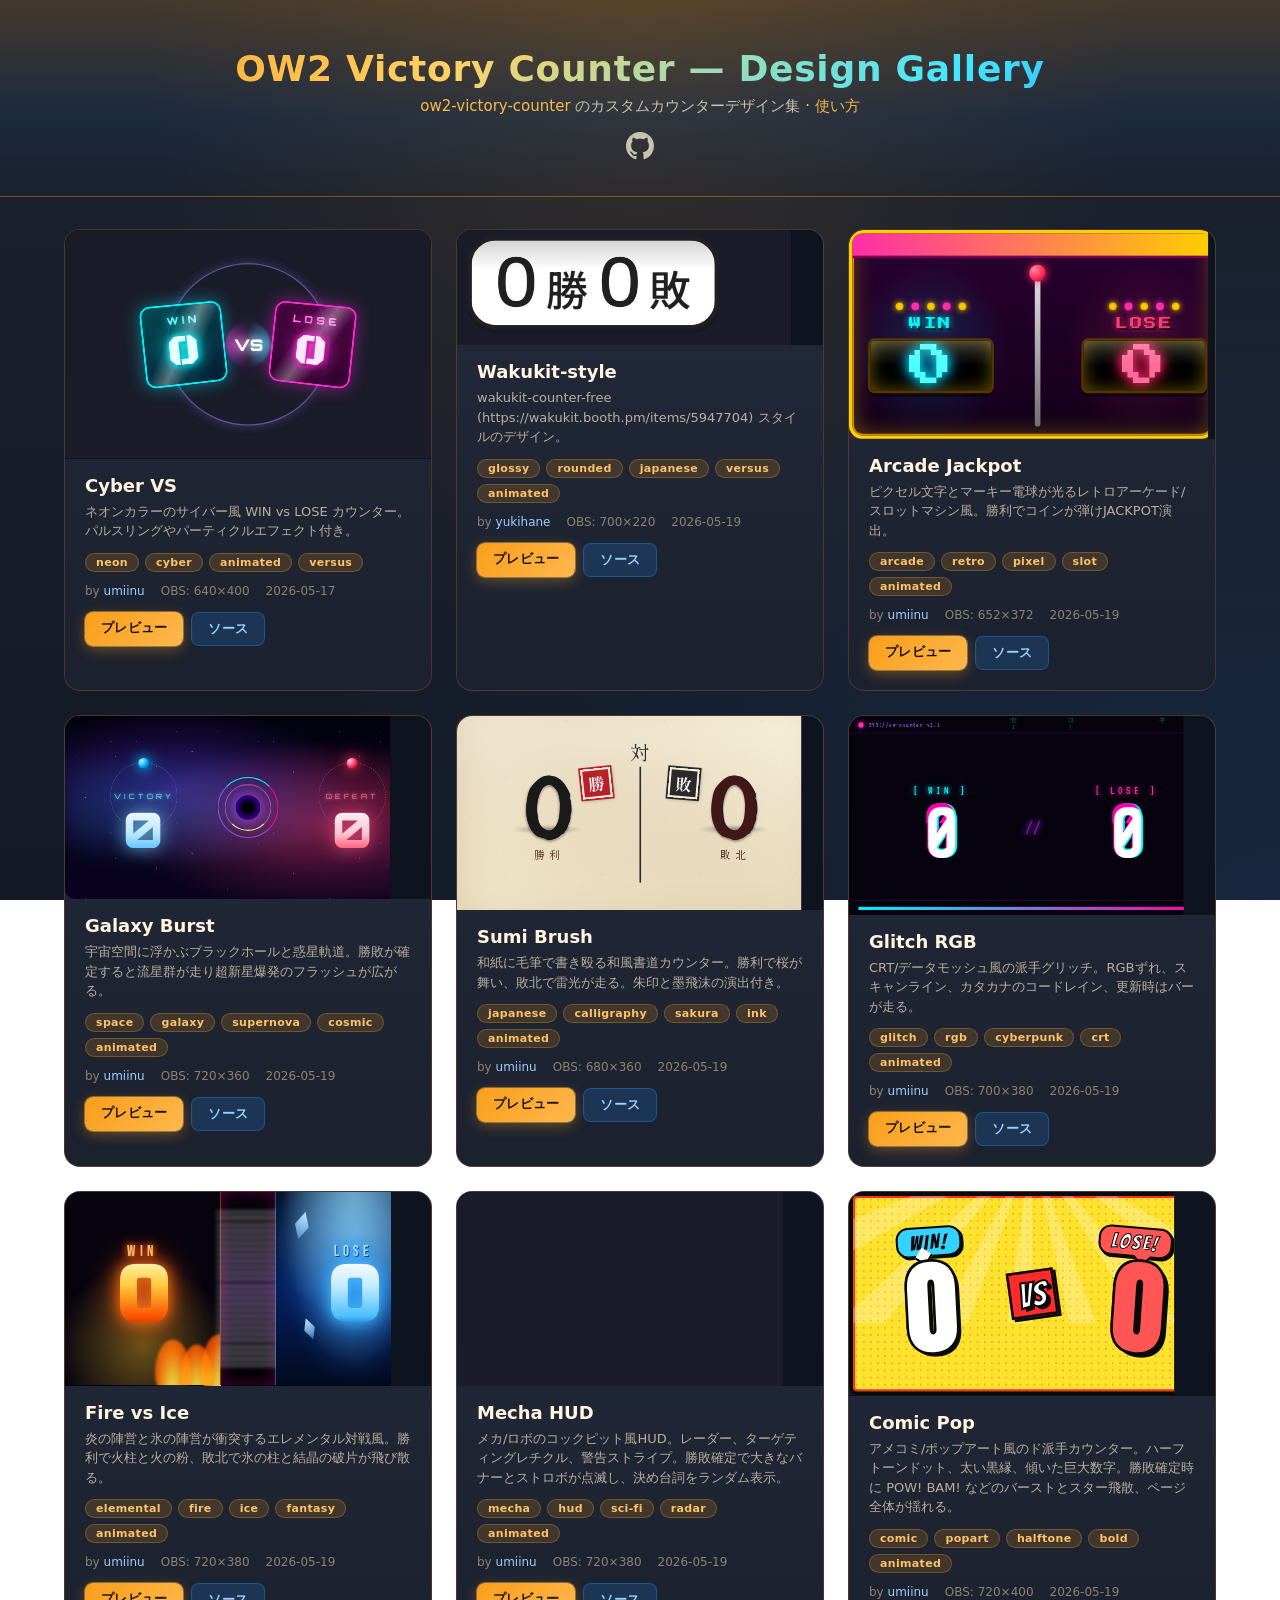
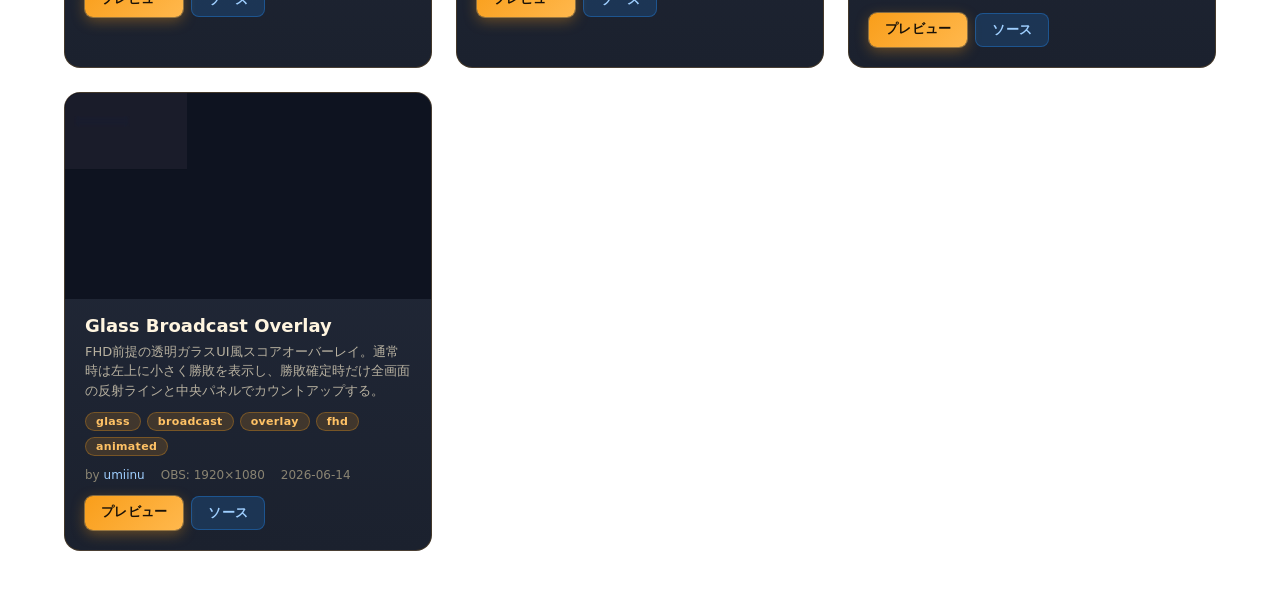
<file: index.html>
<!DOCTYPE html>
<html lang="ja">
<head>
  <meta charset="UTF-8" />
  <meta name="viewport" content="width=device-width, initial-scale=1.0" />
  <title>OW2 Victory Counter — Design Gallery</title>
  <style>
    *,
    *::before,
    *::after {
      box-sizing: border-box;
    }

    body {
      margin: 0;
      font-family: "Segoe UI", system-ui, -apple-system, sans-serif;
      background:
        radial-gradient(ellipse at top, rgba(249, 158, 26, 0.12), transparent 55%),
        radial-gradient(ellipse at bottom right, rgba(33, 143, 254, 0.12), transparent 55%),
        linear-gradient(180deg, #1c2230 0%, #141925 100%);
      background-attachment: fixed;
      color: #f0e9d6;
      min-height: 100vh;
    }

    .header {
      padding: 48px 24px 32px;
      text-align: center;
      background: linear-gradient(180deg, rgba(249, 158, 26, 0.18) 0%, rgba(33, 143, 254, 0.08) 60%, transparent 100%);
      border-bottom: 1px solid rgba(249, 158, 26, 0.25);
    }

    .header h1 {
      margin: 0 0 8px;
      font-size: clamp(24px, 4vw, 36px);
      font-weight: 700;
      letter-spacing: 0.02em;
      background: linear-gradient(135deg, #f99e1a 0%, #ffd166 35%, #44e7ff 75%, #218ffe 100%);
      -webkit-background-clip: text;
      -webkit-text-fill-color: transparent;
      background-clip: text;
    }

    .header p {
      margin: 0;
      font-size: 15px;
      color: #c9c2af;
    }

    .header a {
      color: #f9b94a;
      text-decoration: none;
    }

    .header a:hover {
      text-decoration: underline;
      color: #ffd166;
    }

    .header .github-link {
      display: inline-flex;
      align-items: center;
      justify-content: center;
      margin-top: 16px;
      color: #c9c2af;
      text-decoration: none;
      transition: color 0.2s;
    }

    .header .github-link:hover {
      color: #f99e1a;
      text-decoration: none;
    }

    .header .github-link svg {
      width: 28px;
      height: 28px;
    }

    .gallery {
      display: grid;
      grid-template-columns: repeat(auto-fill, minmax(340px, 1fr));
      gap: 24px;
      padding: 32px 24px 64px;
      max-width: 1200px;
      margin: 0 auto;
    }

    .card {
      position: relative;
      border-radius: 16px;
      overflow: hidden;
      background: linear-gradient(180deg, #232a3a 0%, #1b212e 100%);
      border: 1px solid rgba(249, 158, 26, 0.18);
      transition: transform 0.2s, box-shadow 0.2s, border-color 0.2s;
    }

    .card:hover {
      transform: translateY(-4px);
      box-shadow: 0 14px 44px rgba(0, 0, 0, 0.55), 0 0 24px rgba(249, 158, 26, 0.2);
      border-color: rgba(249, 158, 26, 0.5);
    }

    .card-preview {
      position: relative;
      width: 100%;
      background: #0e1320;
      overflow: hidden;
    }

    .card-preview iframe {
      width: 640px;
      height: 400px;
      border: none;
      pointer-events: none;
      transform-origin: top left;
    }

    .card-preview .no-screenshot {
      display: grid;
      place-items: center;
      width: 100%;
      height: 100%;
      font-size: 14px;
      color: #6a7080;
    }

    .card-body {
      padding: 16px 20px 20px;
    }

    .card-name {
      margin: 0 0 6px;
      font-size: 18px;
      font-weight: 700;
      color: #fff5e0;
    }

    .card-desc {
      margin: 0 0 12px;
      font-size: 13px;
      color: #b8b1a0;
      line-height: 1.5;
    }

    .card-tags {
      display: flex;
      flex-wrap: wrap;
      gap: 6px;
      margin-bottom: 12px;
    }

    .tag {
      padding: 2px 10px;
      border-radius: 99px;
      font-size: 11px;
      font-weight: 600;
      background: rgba(249, 158, 26, 0.16);
      color: #ffc265;
      letter-spacing: 0.03em;
      border: 1px solid rgba(249, 158, 26, 0.3);
    }

    .card-meta {
      display: flex;
      gap: 16px;
      font-size: 12px;
      color: #8a8472;
    }

    .card-actions {
      display: flex;
      gap: 8px;
      margin-top: 14px;
    }

    .btn {
      padding: 7px 16px;
      border: none;
      border-radius: 8px;
      font-size: 13px;
      font-weight: 700;
      cursor: pointer;
      text-decoration: none;
      transition: opacity 0.15s, transform 0.1s, box-shadow 0.2s;
      letter-spacing: 0.02em;
    }

    .btn:hover {
      opacity: 0.92;
      transform: translateY(-1px);
    }

    .btn-preview {
      background: linear-gradient(135deg, #f99e1a 0%, #ffb84d 100%);
      color: #1a1208;
      box-shadow: 0 0 0 1px rgba(255, 200, 100, 0.4), 0 4px 14px rgba(249, 158, 26, 0.35);
    }

    .btn-preview:hover {
      box-shadow: 0 0 0 1px rgba(255, 200, 100, 0.6), 0 6px 18px rgba(249, 158, 26, 0.55);
    }

    .btn-source {
      background: rgba(33, 143, 254, 0.18);
      color: #9fcfff;
      border: 1px solid rgba(33, 143, 254, 0.35);
    }

    .btn-source:hover {
      background: rgba(33, 143, 254, 0.3);
    }

    .loading,
    .error {
      text-align: center;
      padding: 64px 24px;
      color: #8a8472;
    }

    .error {
      color: #ff8a6b;
    }
  </style>
</head>
<body>
  <div class="header">
    <h1>OW2 Victory Counter — Design Gallery</h1>
    <p>
      <a href="https://github.com/ow-utils/ow2-victory-counter">ow2-victory-counter</a>
      のカスタムカウンターデザイン集 ·
      <a href="https://github.com/ow-utils/ow-counter-gallery#使い方" target="_blank" rel="noopener noreferrer">使い方</a>
    </p>
    <a class="github-link" href="https://github.com/ow-utils/ow-counter-gallery" target="_blank" rel="noopener noreferrer" aria-label="GitHubリポジトリ">
      <svg viewBox="0 0 16 16" fill="currentColor" aria-hidden="true">
        <path d="M8 0C3.58 0 0 3.58 0 8c0 3.54 2.29 6.53 5.47 7.59.4.07.55-.17.55-.38 0-.19-.01-.82-.01-1.49-2.01.37-2.53-.49-2.69-.94-.09-.23-.48-.94-.82-1.13-.28-.15-.68-.52-.01-.53.63-.01 1.08.58 1.23.82.72 1.21 1.87.87 2.33.66.07-.52.28-.87.51-1.07-1.78-.2-3.64-.89-3.64-3.95 0-.87.31-1.59.82-2.15-.08-.2-.36-1.02.08-2.12 0 0 .67-.21 2.2.82.64-.18 1.32-.27 2-.27.68 0 1.36.09 2 .27 1.53-1.04 2.2-.82 2.2-.82.44 1.1.16 1.92.08 2.12.51.56.82 1.27.82 2.15 0 3.07-1.87 3.75-3.65 3.95.29.25.54.73.54 1.48 0 1.07-.01 1.93-.01 2.2 0 .21.15.46.55.38A8.013 8.013 0 0016 8c0-4.42-3.58-8-8-8z"/>
      </svg>
    </a>
  </div>

  <div class="gallery" id="gallery">
    <div class="loading">読み込み中...</div>
  </div>

  <script>
    const gallery = document.getElementById("gallery");

    async function loadGallery() {
      try {
        const res = await fetch("designs/index.json");
        if (!res.ok) throw new Error("index.json の読み込みに失敗しました");
        const slugs = await res.json();

        const designs = await Promise.all(
          slugs.map(async (slug) => {
            const metaRes = await fetch(`designs/${slug}/metadata.json`);
            if (!metaRes.ok) return null;
            const meta = await metaRes.json();
            meta.slug = slug;
            return meta;
          })
        );

        gallery.innerHTML = "";

        const valid = designs.filter(Boolean);
        if (valid.length === 0) {
          gallery.innerHTML = '<div class="loading">デザインがまだありません</div>';
          return;
        }

        for (const design of valid) {
          gallery.appendChild(createCard(design));
        }
      } catch (e) {
        gallery.innerHTML = `<div class="error">${e.message}</div>`;
      }
    }

    function createCard(design) {
      const card = document.createElement("div");
      card.className = "card";

      const tagsHtml = (design.tags || [])
        .map((t) => `<span class="tag">${esc(t)}</span>`)
        .join("");

      const obsSize = design.obs_size
        ? `${design.obs_size.width}×${design.obs_size.height}`
        : "";

      const iframeW = (design.obs_size && design.obs_size.width) || 640;
      const iframeH = (design.obs_size && design.obs_size.height) || 400;

      card.innerHTML = `
        <div class="card-preview" data-iframe-w="${iframeW}" data-iframe-h="${iframeH}">
          <iframe src="designs/preview.html?design=${design.slug}&embed" loading="lazy" sandbox="allow-scripts allow-same-origin" width="${iframeW}" height="${iframeH}"></iframe>
        </div>
        <div class="card-body">
          <h2 class="card-name">${esc(design.name)}</h2>
          <p class="card-desc">${esc(design.description || "")}</p>
          ${tagsHtml ? `<div class="card-tags">${tagsHtml}</div>` : ""}
          <div class="card-meta">
            ${design.author ? `<span>by ${design.author_url ? `<a href="${esc(design.author_url)}" target="_blank" rel="noopener noreferrer" style="color:#9fcfff;text-decoration:none;">${esc(design.author)}</a>` : esc(design.author)}</span>` : ""}
            ${obsSize ? `<span>OBS: ${obsSize}</span>` : ""}
            ${design.created ? `<span>${esc(design.created)}</span>` : ""}
          </div>
          <div class="card-actions">
            <a class="btn btn-preview" href="designs/preview.html?design=${design.slug}" target="_blank">プレビュー</a>
            <a class="btn btn-source" href="https://github.com/ow-utils/ow-counter-gallery/tree/main/designs/${design.slug}" target="_blank">ソース</a>
          </div>
        </div>
      `;

      return card;
    }

    function esc(str) {
      const d = document.createElement("div");
      d.textContent = str;
      return d.innerHTML;
    }

    function scaleIframes() {
      document.querySelectorAll(".card-preview").forEach((container) => {
        const iframe = container.querySelector("iframe");
        if (!iframe) return;
        const iframeW = Number(container.dataset.iframeW) || 640;
        const iframeH = Number(container.dataset.iframeH) || 400;
        const scale = container.clientWidth / iframeW;
        iframe.style.transform = `scale(${scale})`;
        container.style.height = `${iframeH * scale}px`;
      });
    }

    loadGallery().then(() => {
      scaleIframes();
      window.addEventListener("resize", scaleIframes);
    });
  </script>
</body>
</html>
</file>
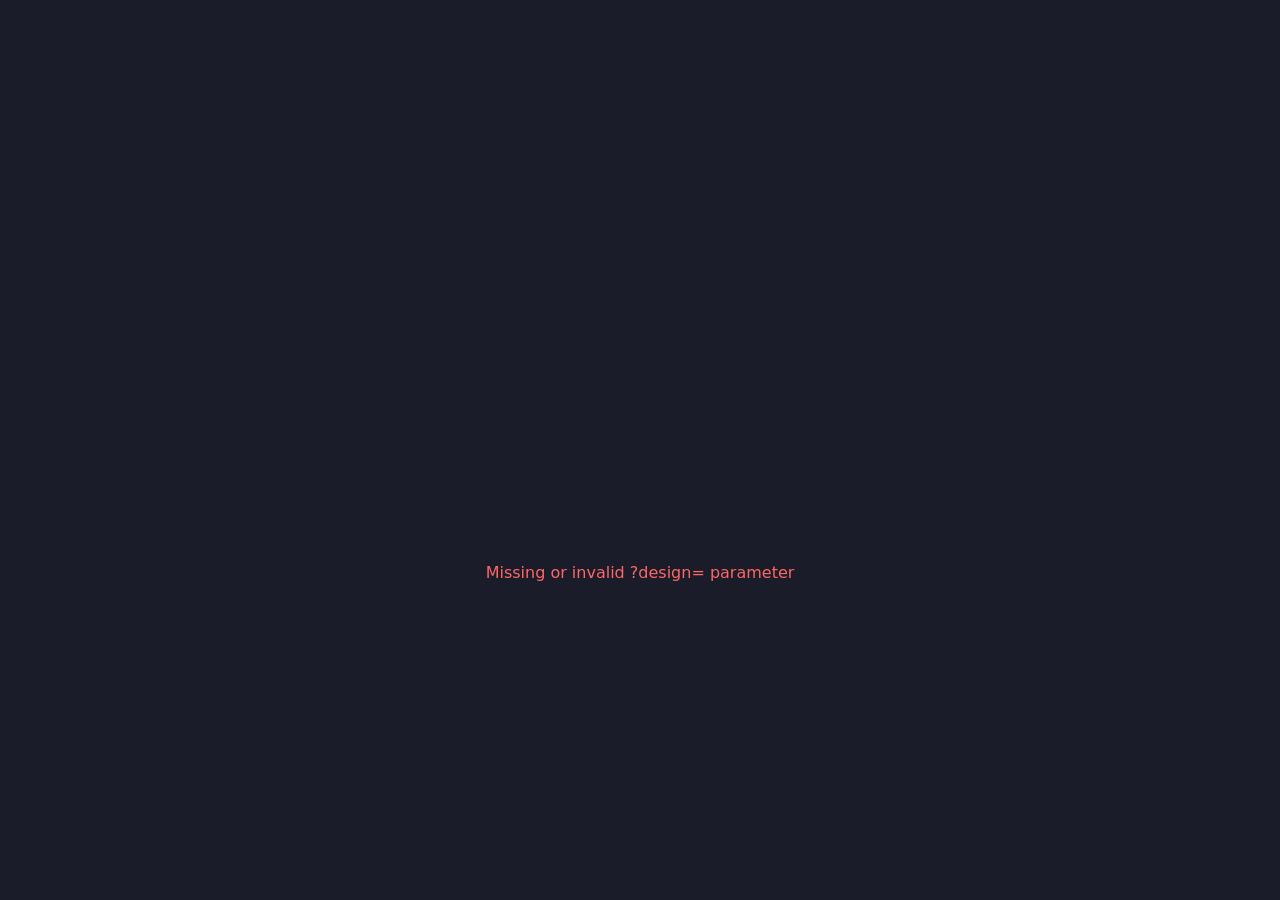
<file: designs/preview.html>
<!DOCTYPE html>
<html lang="ja">
<head>
  <meta charset="UTF-8" />
  <meta name="viewport" content="width=device-width, initial-scale=1.0" />
  <title>Counter Preview</title>
  <style>
    * { box-sizing: border-box; }
    body {
      margin: 0;
      background: #1a1c2a;
      display: flex;
      flex-direction: column;
      align-items: center;
      justify-content: center;
      min-height: 100vh;
      padding-bottom: 100px;
    }
    body.embed-mode {
      background: #06030f;
      padding-bottom: 0;
    }
    #obs-frame {
      display: block;
      border: none;
      box-shadow: 0 0 0 2px rgba(255,255,255,0.15), 0 8px 32px rgba(0,0,0,0.5);
      background: transparent;
    }
    body.embed-mode #obs-frame { box-shadow: none; }
    .preview-controls {
      position: fixed;
      bottom: 20px;
      left: 50%;
      transform: translateX(-50%);
      display: flex;
      gap: 12px;
      align-items: center;
      padding: 14px 24px;
      border-radius: 14px;
      background: rgba(30, 34, 56, 0.92);
      border: 1px solid rgba(255, 255, 255, 0.15);
      backdrop-filter: blur(12px);
      font-family: system-ui, sans-serif;
      z-index: 100;
      flex-wrap: wrap;
      max-width: calc(100vw - 40px);
    }
    .preview-controls button {
      padding: 8px 18px;
      border: none;
      border-radius: 8px;
      font-size: 14px;
      font-weight: 600;
      cursor: pointer;
      transition: opacity 0.15s;
    }
    .preview-controls button:hover { opacity: 0.85; }
    .btn-victory { background: #F9A825; color: #1a1c2a; }
    .btn-defeat { background: #E44848; color: #fff; }
    .btn-reset { background: rgba(255,255,255,0.12); color: #ccc; }
    .bg-selector {
      display: flex;
      gap: 6px;
      margin-left: 12px;
      padding-left: 12px;
      border-left: 1px solid rgba(255,255,255,0.15);
    }
    .bg-selector button {
      width: 28px;
      height: 28px;
      border-radius: 6px;
      border: 2px solid rgba(255,255,255,0.2);
      padding: 0;
      cursor: pointer;
      font-size: 0;
    }
    .bg-selector button.active { border-color: #F9A825; }
    .bg-dark { background: #1a1c2a; }
    .bg-game1 { background: linear-gradient(135deg, #2c3e50, #1a252f); }
    .bg-game2 { background: linear-gradient(135deg, #4a2c1a, #1a1210); }
    .bg-bright { background: #8fa4b8; }
    .size-inputs {
      display: flex;
      gap: 6px;
      align-items: center;
      margin-left: 12px;
      padding-left: 12px;
      border-left: 1px solid rgba(255,255,255,0.15);
      color: #ccc;
      font-size: 13px;
    }
    .size-inputs label { color: #aaa; }
    .size-inputs input[type="number"] {
      width: 60px;
      padding: 4px 6px;
      border-radius: 6px;
      border: 1px solid rgba(255,255,255,0.2);
      background: rgba(255,255,255,0.08);
      color: #fff;
      font-size: 13px;
      text-align: center;
    }
    .css-section {
      display: flex;
      gap: 8px;
      align-items: center;
      margin-left: 12px;
      padding-left: 12px;
      border-left: 1px solid rgba(255,255,255,0.15);
    }
    .css-section label { color: #aaa; font-size: 13px; white-space: nowrap; }
    .css-section textarea {
      width: 260px;
      height: 38px;
      padding: 4px 8px;
      border-radius: 6px;
      border: 1px solid rgba(255,255,255,0.2);
      background: rgba(255,255,255,0.08);
      color: #fff;
      font-size: 11px;
      resize: vertical;
      font-family: monospace;
    }
    .css-section textarea:focus { outline: 1px solid #F9A825; }
    .error-message {
      color: #f66;
      font-family: system-ui, sans-serif;
      text-align: center;
      margin-top: 40vh;
      font-size: 16px;
    }
  </style>
</head>
<body>
  <iframe id="obs-frame"></iframe>

  <div class="preview-controls" id="preview-controls">
    <button class="btn-victory" onclick="addVictory()">+ Victory</button>
    <button class="btn-defeat" onclick="addDefeat()">+ Defeat</button>
    <button class="btn-reset" onclick="resetAll()">Reset</button>
    <div class="bg-selector">
      <button class="bg-dark active" title="Dark" onclick="setBg(this, '#1a1c2a')"></button>
      <button class="bg-game1" title="Cool game" onclick="setBg(this, 'linear-gradient(135deg, #2c3e50, #1a252f)')"></button>
      <button class="bg-game2" title="Warm game" onclick="setBg(this, 'linear-gradient(135deg, #4a2c1a, #1a1210)')"></button>
      <button class="bg-bright" title="Bright" onclick="setBg(this, '#8fa4b8')"></button>
    </div>
    <div class="size-inputs">
      <label>W</label>
      <input type="number" id="frame-width" value="640" min="100" max="3840" onchange="resizeFrame()" />
      <label>H</label>
      <input type="number" id="frame-height" value="400" min="100" max="2160" onchange="resizeFrame()" />
    </div>
    <div class="css-section">
      <label>OBS CSS</label>
      <textarea id="obs-css" onchange="rebuildIframe()">body { background-color: rgba(0, 0, 0, 0); margin: 0px auto; overflow: hidden; }</textarea>
    </div>
  </div>

  <script>
    const params = new URLSearchParams(location.search);
    const slug = params.get('design');
    const embedMode = params.has('embed');

    if (!slug || /[^a-z0-9-]/.test(slug)) {
      document.getElementById('obs-frame').style.display = 'none';
      document.getElementById('preview-controls').style.display = 'none';
      document.body.innerHTML = '<p class="error-message">Missing or invalid ?design= parameter</p>';
    } else {
      init();
    }

    let victories = 0;
    let defeats = 0;
    let currentBg = '#1a1c2a';
    let counterHtml = '';

    const MOCK_SCRIPT = `
      (function() {
        var _originalFetch = window.fetch;
        window.fetch = function(url, opts) {
          if (typeof url === "string" && url.includes("/api/status")) {
            return Promise.resolve(new Response(JSON.stringify({
              victories: 0, defeats: 0, draws: 0,
              last_outcome: "", timestamp: 0,
            }), { status: 200, headers: { "Content-Type": "application/json" } }));
          }
          return _originalFetch(url, opts);
        };

        window.EventSource = class FakeEventSource extends EventTarget {
          constructor() {
            super();
            window._fakeEventSource = this;
            this.readyState = 1;
          }
          close() { this.readyState = 2; }
        };
      })();
    `;

    async function init() {
      if (embedMode) {
        document.body.classList.add('embed-mode');
        document.getElementById('preview-controls').style.display = 'none';
      }

      try {
        const [metaRes, htmlRes] = await Promise.all([
          fetch(`${slug}/metadata.json`).catch(() => null),
          fetch(`${slug}/counter.html`),
        ]);

        if (!htmlRes.ok) throw new Error(`Design not found: ${slug}`);
        counterHtml = await htmlRes.text();

        if (metaRes && metaRes.ok) {
          const meta = await metaRes.json();
          if (!embedMode) document.title = `Counter Preview — ${meta.name || slug}`;
          if (meta.obs_size) {
            const iframe = document.getElementById('obs-frame');
            iframe.width = meta.obs_size.width;
            iframe.height = meta.obs_size.height;
            const wInput = document.getElementById('frame-width');
            const hInput = document.getElementById('frame-height');
            if (wInput) wInput.value = meta.obs_size.width;
            if (hInput) hInput.value = meta.obs_size.height;
          }
        }

        if (embedMode) {
          const iframe = document.getElementById('obs-frame');
          iframe.width = '100%';
          iframe.height = '100%';
          iframe.style.position = 'fixed';
          iframe.style.inset = '0';
        }

        rebuildIframe();
      } catch (e) {
        document.getElementById('obs-frame').style.display = 'none';
        document.getElementById('preview-controls').style.display = 'none';
        document.body.innerHTML = `<p class="error-message">${e.message}</p>`;
      }
    }

    function getBaseUrl() {
      return location.href.substring(0, location.href.lastIndexOf('/') + 1) + slug + '/';
    }

    function buildIframeDoc() {
      const baseUrl = getBaseUrl();
      const obsCssEl = document.getElementById('obs-css');
      const obsCustomCss = obsCssEl ? obsCssEl.value : '';
      return `<!DOCTYPE html>
<html lang="ja">
<head>
  <meta charset="UTF-8" />
  <meta name="viewport" content="width=device-width, initial-scale=1.0" />
  <base href="${baseUrl}" />
  <link rel="stylesheet" href="counter.css" />
  <style>${obsCustomCss}</style>
</head>
<body>
${counterHtml}
  <script>${MOCK_SCRIPT}<\/script>
  <script src="counter.js"><\/script>
</body>
</html>`;
    }

    function rebuildIframe() {
      if (!counterHtml) return;
      const iframe = document.getElementById('obs-frame');
      iframe.srcdoc = buildIframeDoc();

      iframe.addEventListener('load', function onLoad() {
        iframe.removeEventListener('load', onLoad);
        applyBgToIframe();
        setTimeout(function() { fireUpdate(''); }, 50);
      }, { once: true });
    }

    function fireUpdate(outcome) {
      const iframeWin = document.getElementById('obs-frame').contentWindow;
      if (!iframeWin || !iframeWin._fakeEventSource) return;
      const data = JSON.stringify({
        victories, defeats, draws: 0,
        last_outcome: outcome,
        timestamp: Math.floor(Date.now() / 1000),
      });
      const event = new iframeWin.MessageEvent('counter-update', { data });
      iframeWin._fakeEventSource.dispatchEvent(event);
    }

    function addVictory() { victories++; fireUpdate('victory'); }
    function addDefeat()  { defeats++;  fireUpdate('defeat'); }
    function resetAll()   { victories = 0; defeats = 0; fireUpdate(''); }

    function setBg(btn, value) {
      document.querySelectorAll('.bg-selector button').forEach(b => b.classList.remove('active'));
      btn.classList.add('active');
      currentBg = value;
      applyBgToIframe();
    }

    function applyBgToIframe() {
      const iframeDoc = document.getElementById('obs-frame').contentDocument;
      if (iframeDoc && iframeDoc.body) iframeDoc.body.style.background = currentBg;
    }

    function resizeFrame() {
      const iframe = document.getElementById('obs-frame');
      const w = parseInt(document.getElementById('frame-width').value, 10);
      const h = parseInt(document.getElementById('frame-height').value, 10);
      if (w > 0) iframe.width = w;
      if (h > 0) iframe.height = h;
    }
  </script>
</body>
</html>
</file>
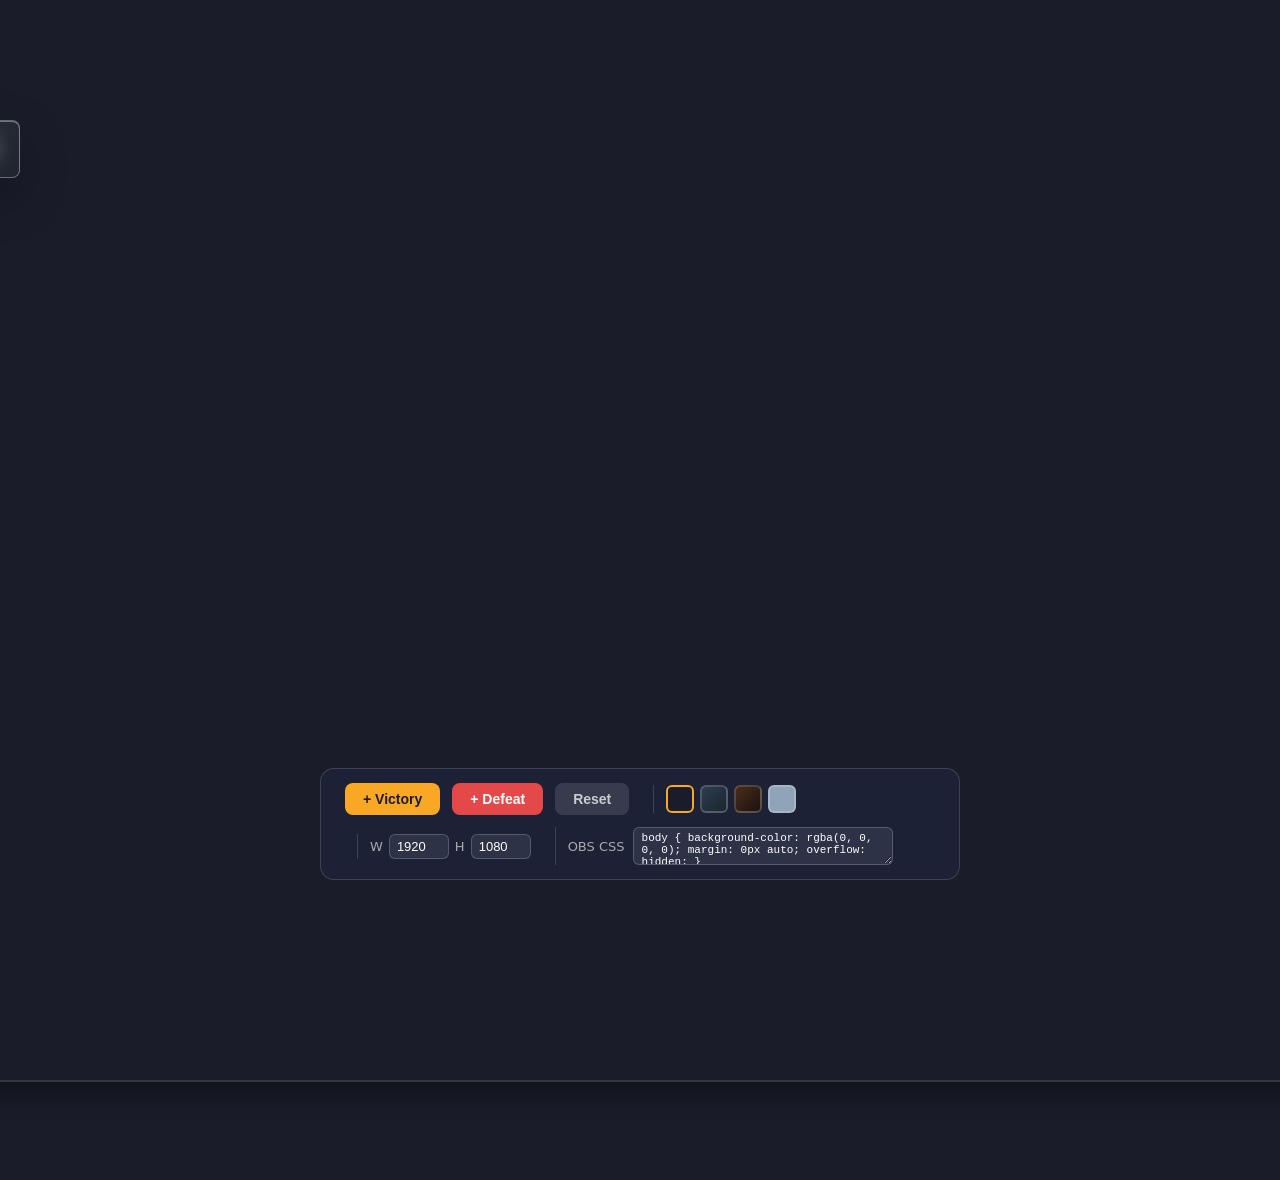
<file: designs/glass-broadcast-overlay/preview.html>
<!DOCTYPE html>
<html lang="ja">
<head>
  <meta charset="UTF-8" />
  <meta name="viewport" content="width=device-width, initial-scale=1.0" />
  <title>Glass Broadcast Overlay Preview</title>
  <style>
    body {
      margin: 0;
      background: #111827;
    }
  </style>
</head>
<body>
  <script>
    location.replace("../preview.html?design=glass-broadcast-overlay");
  </script>
  <p><a href="../preview.html?design=glass-broadcast-overlay">Open preview</a></p>
</body>
</html>
</file>
